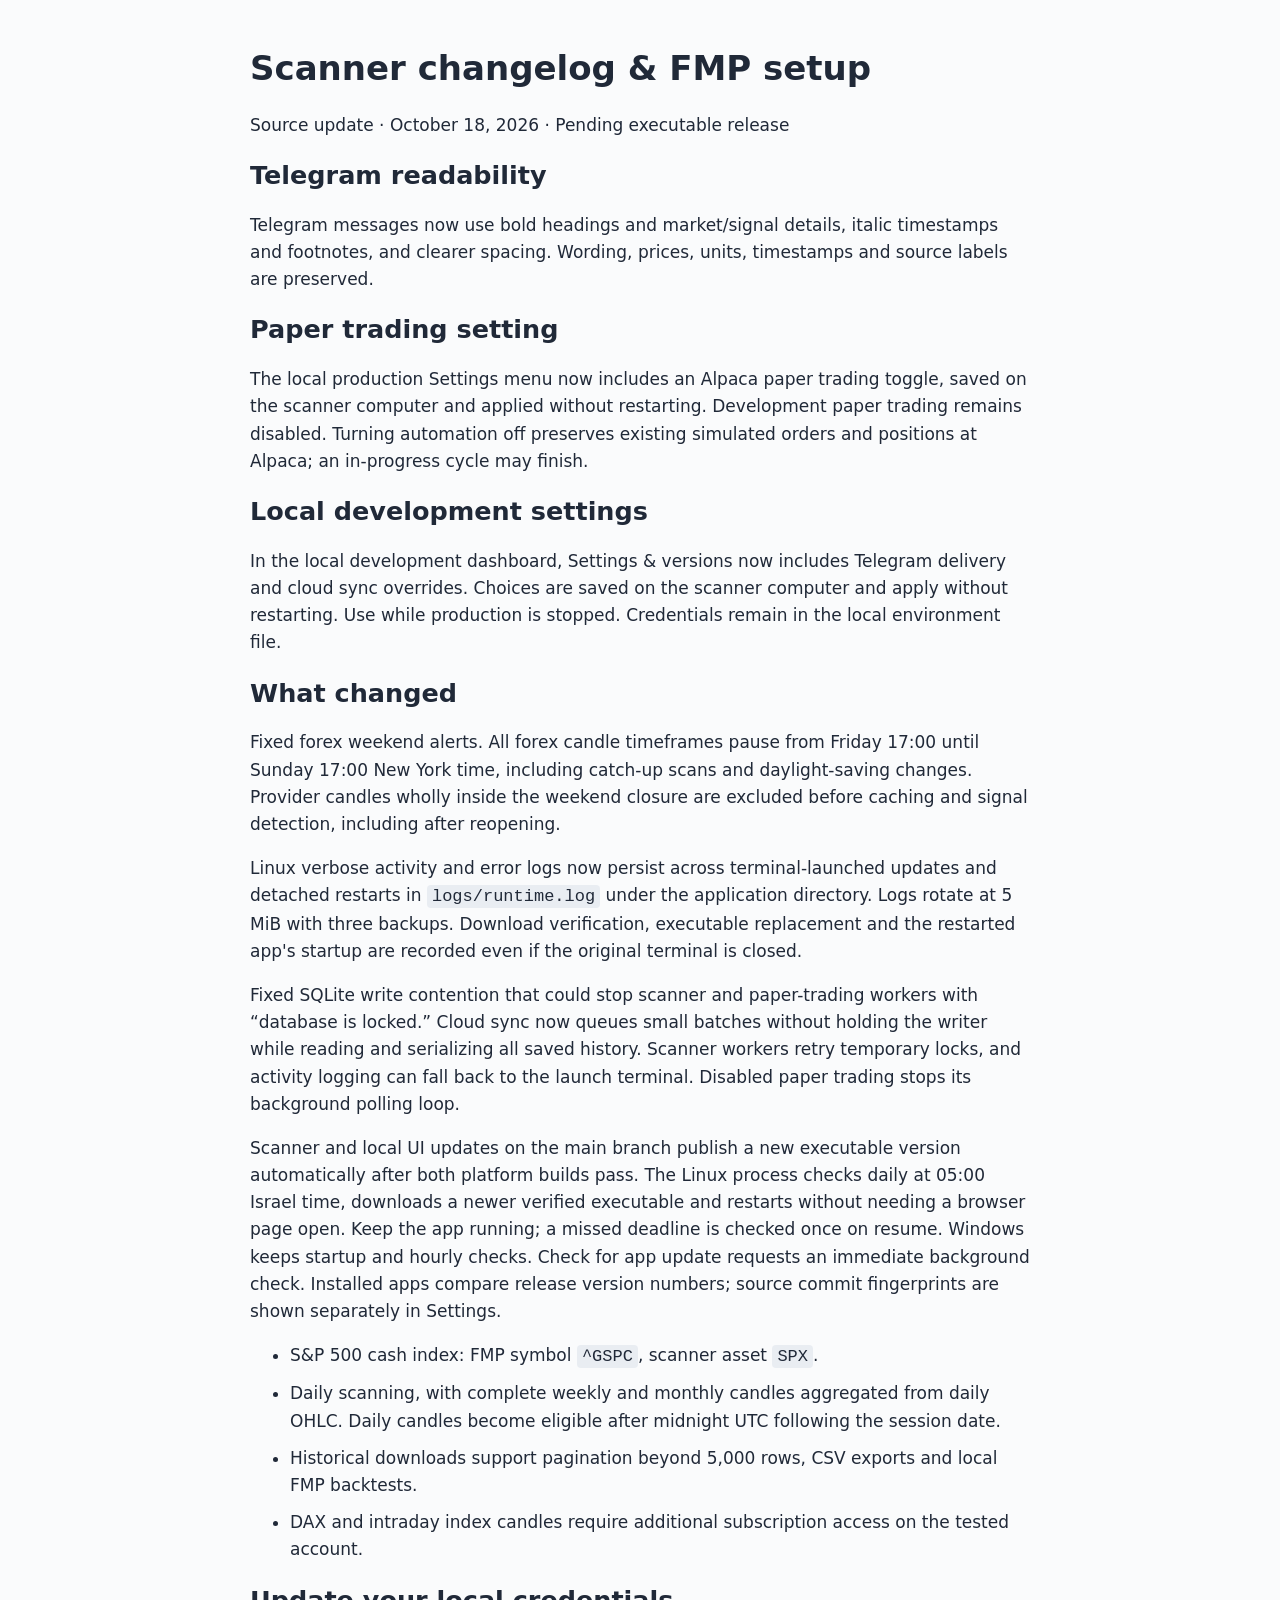
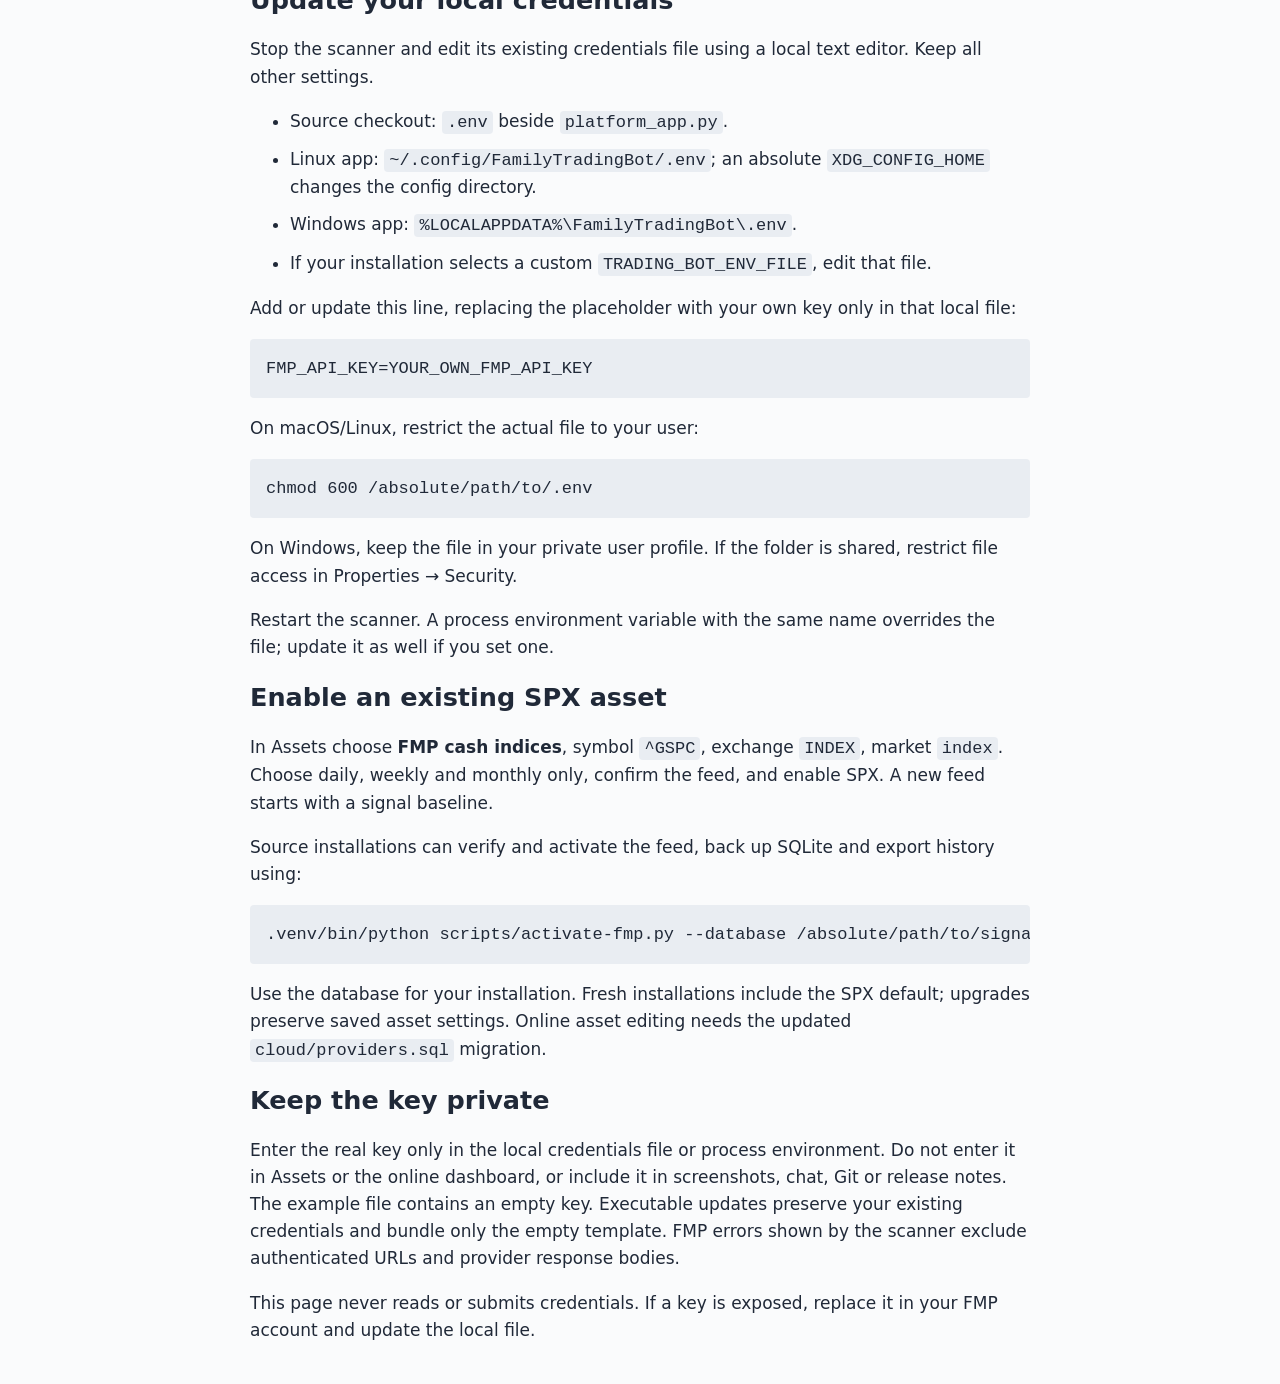
<file: web/update-notes.html>
<!doctype html>
<html lang="en">
<head>
<meta charset="utf-8">
<meta name="viewport" content="width=device-width, initial-scale=1">
<meta name="referrer" content="no-referrer">
<title>Scanner changelog &amp; FMP setup</title>
<style>body{font:17px/1.6 system-ui,sans-serif;max-width:780px;margin:48px auto;padding:0 24px;color:#202938;background:#fafbfc}h1,h2{line-height:1.2}code,pre{background:#e9edf2;border-radius:4px}code{padding:2px 5px}pre{padding:16px;overflow:auto}li{margin:10px 0}a{color:#2458a0}</style>
</head>
<body>
<h1>Scanner changelog &amp; FMP setup</h1>
<p>Source update · October 18, 2026 · Pending executable release</p>
<h2>Telegram readability</h2>
<p>Telegram messages now use bold headings and market/signal details, italic timestamps and footnotes, and clearer spacing. Wording, prices, units, timestamps and source labels are preserved.</p>
<h2>Paper trading setting</h2>
<p>The local production Settings menu now includes an Alpaca paper trading toggle, saved on the scanner computer and applied without restarting. Development paper trading remains disabled. Turning automation off preserves existing simulated orders and positions at Alpaca; an in-progress cycle may finish.</p>
<h2>Local development settings</h2>
<p>In the local development dashboard, Settings &amp; versions now includes Telegram delivery and cloud sync overrides. Choices are saved on the scanner computer and apply without restarting. Use while production is stopped. Credentials remain in the local environment file.</p>
<h2>What changed</h2>
<p>Fixed forex weekend alerts. All forex candle timeframes pause from Friday 17:00 until Sunday 17:00 New York time, including catch-up scans and daylight-saving changes. Provider candles wholly inside the weekend closure are excluded before caching and signal detection, including after reopening.</p>
<p>Linux verbose activity and error logs now persist across terminal-launched updates and detached restarts in <code>logs/runtime.log</code> under the application directory. Logs rotate at 5 MiB with three backups. Download verification, executable replacement and the restarted app's startup are recorded even if the original terminal is closed.</p>
<p>Fixed SQLite write contention that could stop scanner and paper-trading workers with “database is locked.” Cloud sync now queues small batches without holding the writer while reading and serializing all saved history. Scanner workers retry temporary locks, and activity logging can fall back to the launch terminal. Disabled paper trading stops its background polling loop.</p>
<p>Scanner and local UI updates on the main branch publish a new executable version automatically after both platform builds pass. The Linux process checks daily at 05:00 Israel time, downloads a newer verified executable and restarts without needing a browser page open. Keep the app running; a missed deadline is checked once on resume. Windows keeps startup and hourly checks. Check for app update requests an immediate background check. Installed apps compare release version numbers; source commit fingerprints are shown separately in Settings.</p>
<ul>
<li>S&amp;P 500 cash index: FMP symbol <code>^GSPC</code>, scanner asset <code>SPX</code>.</li>
<li>Daily scanning, with complete weekly and monthly candles aggregated from daily OHLC. Daily candles become eligible after midnight UTC following the session date.</li>
<li>Historical downloads support pagination beyond 5,000 rows, CSV exports and local FMP backtests.</li>
<li>DAX and intraday index candles require additional subscription access on the tested account.</li>
</ul>
<h2>Update your local credentials</h2>
<p>Stop the scanner and edit its existing credentials file using a local text editor. Keep all other settings.</p>
<ul>
<li>Source checkout: <code>.env</code> beside <code>platform_app.py</code>.</li>
<li>Linux app: <code>~/.config/FamilyTradingBot/.env</code>; an absolute <code>XDG_CONFIG_HOME</code> changes the config directory.</li>
<li>Windows app: <code>%LOCALAPPDATA%\FamilyTradingBot\.env</code>.</li>
<li>If your installation selects a custom <code>TRADING_BOT_ENV_FILE</code>, edit that file.</li>
</ul>
<p>Add or update this line, replacing the placeholder with your own key only in that local file:</p>
<pre>FMP_API_KEY=YOUR_OWN_FMP_API_KEY</pre>
<p>On macOS/Linux, restrict the actual file to your user:</p>
<pre>chmod 600 /absolute/path/to/.env</pre>
<p>On Windows, keep the file in your private user profile. If the folder is shared, restrict file access in Properties → Security.</p>
<p>Restart the scanner. A process environment variable with the same name overrides the file; update it as well if you set one.</p>
<h2>Enable an existing SPX asset</h2>
<p>In Assets choose <strong>FMP cash indices</strong>, symbol <code>^GSPC</code>, exchange <code>INDEX</code>, market <code>index</code>. Choose daily, weekly and monthly only, confirm the feed, and enable SPX. A new feed starts with a signal baseline.</p>
<p>Source installations can verify and activate the feed, back up SQLite and export history using:</p>
<pre>.venv/bin/python scripts/activate-fmp.py --database /absolute/path/to/signals.sqlite3</pre>
<p>Use the database for your installation. Fresh installations include the SPX default; upgrades preserve saved asset settings. Online asset editing needs the updated <code>cloud/providers.sql</code> migration.</p>
<h2>Keep the key private</h2>
<p>Enter the real key only in the local credentials file or process environment. Do not enter it in Assets or the online dashboard, or include it in screenshots, chat, Git or release notes. The example file contains an empty key. Executable updates preserve your existing credentials and bundle only the empty template. FMP errors shown by the scanner exclude authenticated URLs and provider response bodies.</p>
<p>This page never reads or submits credentials. If a key is exposed, replace it in your FMP account and update the local file.</p>
</body>
</html>
</file>
